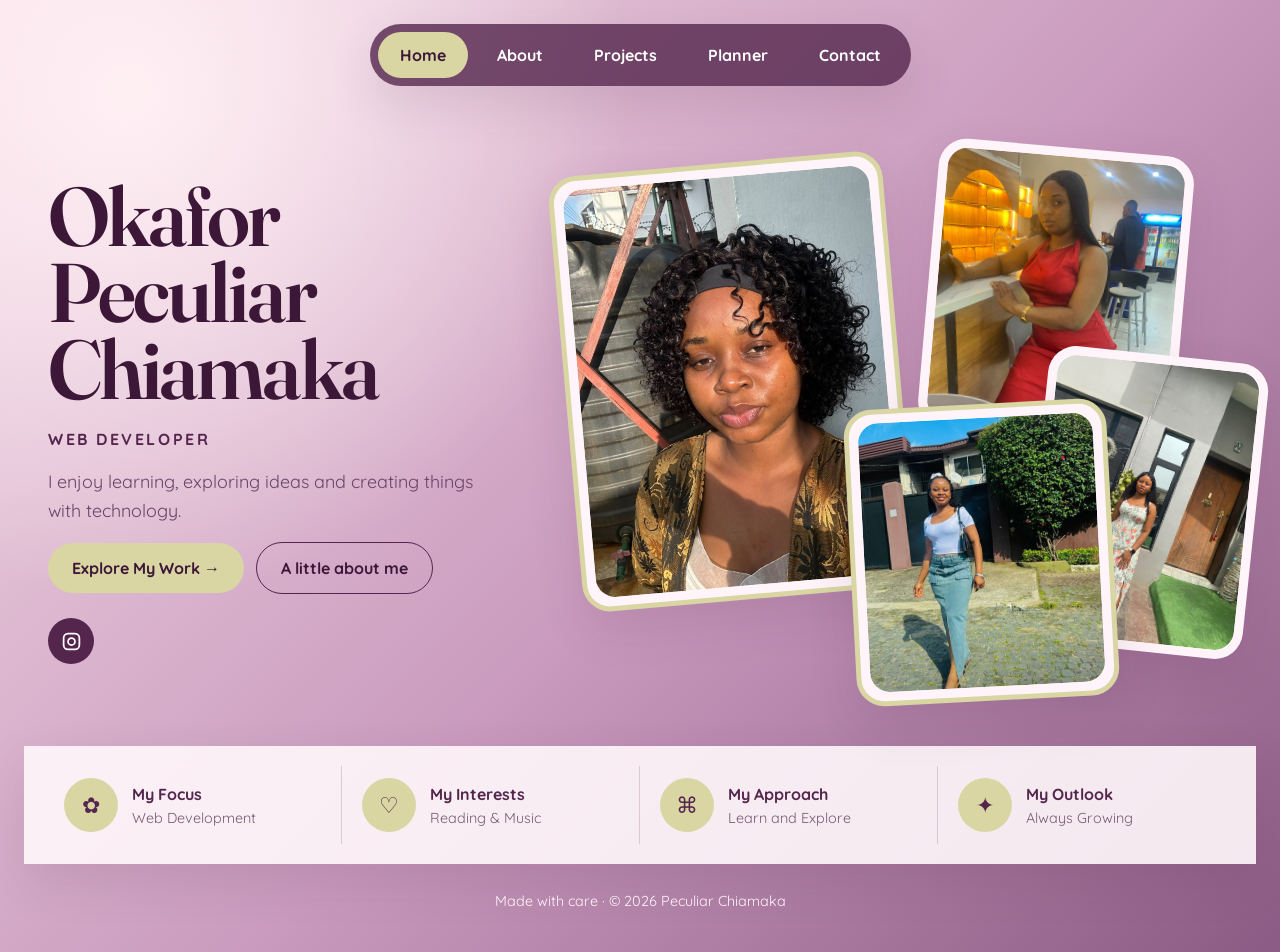
<file: index.html>
<!doctype html>
<html lang="en">
  <head>
    <meta charset="utf-8" />
    <meta name="viewport" content="width=device-width,initial-scale=1" />
    <meta
      name="description"
      content="Portfolio of Okafor Peculiar Chiamaka, web developer."
    />
    <title>Home | Peculiar Chiamaka</title>
    <link rel="icon" href="assets/favicon.svg" type="image/svg+xml" />
    <link rel="stylesheet" href="style.css" />
  </head>
  <body>
    <div class="shell">
      <header class="header">
        <nav class="nav" aria-label="Main navigation">
          <a href="index.html" aria-current="page">Home</a
          ><a href="about.html">About</a><a href="projects.html">Projects</a
          ><a href="academic-planner.html">Planner</a
          ><a href="contact.html">Contact</a>
        </nav>
      </header>
      <main>
        <section class="hero">
          <div class="copy">
            <h1>Okafor<br />Peculiar<br />Chiamaka</h1>
            <p class="role">WEB DEVELOPER</p>
            <p class="lead">
              I enjoy learning, exploring ideas and creating things with
              technology.
            </p>
            <div class="actions">
              <a class="btn" href="projects.html">Explore My Work →</a
              ><a class="btn alt" href="about.html">A little about me</a>
            </div>
            <div class="socials">
              <a
                href="https://www.instagram.com/Okafor_pecky/"
                target="_blank"
                rel="noopener noreferrer"
                aria-label="Instagram"
                ><svg viewBox="0 0 24 24">
                  <rect x="3" y="3" width="18" height="18" rx="5" />
                  <circle cx="12" cy="12" r="4" />
                  <path d="M17.5 6.5h.01" /></svg
              ></a>
            </div>
          </div>
          <div class="collage">
            <div class="photo p1">
              <img src="assets/peculiar-1.jpeg" alt="Peculiar portrait" />
            </div>
            <div class="photo p2">
              <img src="assets/peculiar-2.jpeg" alt="Peculiar in a red dress" />
            </div>
            <div class="photo p3">
              <img
                src="assets/peculiar-4.jpeg"
                alt="Peculiar in a floral dress"
              />
            </div>
            <div class="photo p4">
              <img src="assets/peculiar-3.jpeg" alt="Peculiar outdoors" />
            </div>
          </div>
        </section>
        <section class="facts">
          <div class="fact">
            <div class="icon">✿</div>
            <div><strong>My Focus</strong><span>Web Development</span></div>
          </div>
          <div class="fact">
            <div class="icon">♡</div>
            <div><strong>My Interests</strong><span>Reading & Music</span></div>
          </div>
          <div class="fact">
            <div class="icon">⌘</div>
            <div>
              <strong>My Approach</strong><span>Learn and Explore</span>
            </div>
          </div>
          <div class="fact">
            <div class="icon">✦</div>
            <div><strong>My Outlook</strong><span>Always Growing</span></div>
          </div>
        </section>
      </main>
      <footer class="footer">Made with care · © 2026 Peculiar Chiamaka</footer>
    </div>
    <script src="script.js"></script>
  </body>
</html>
</file>
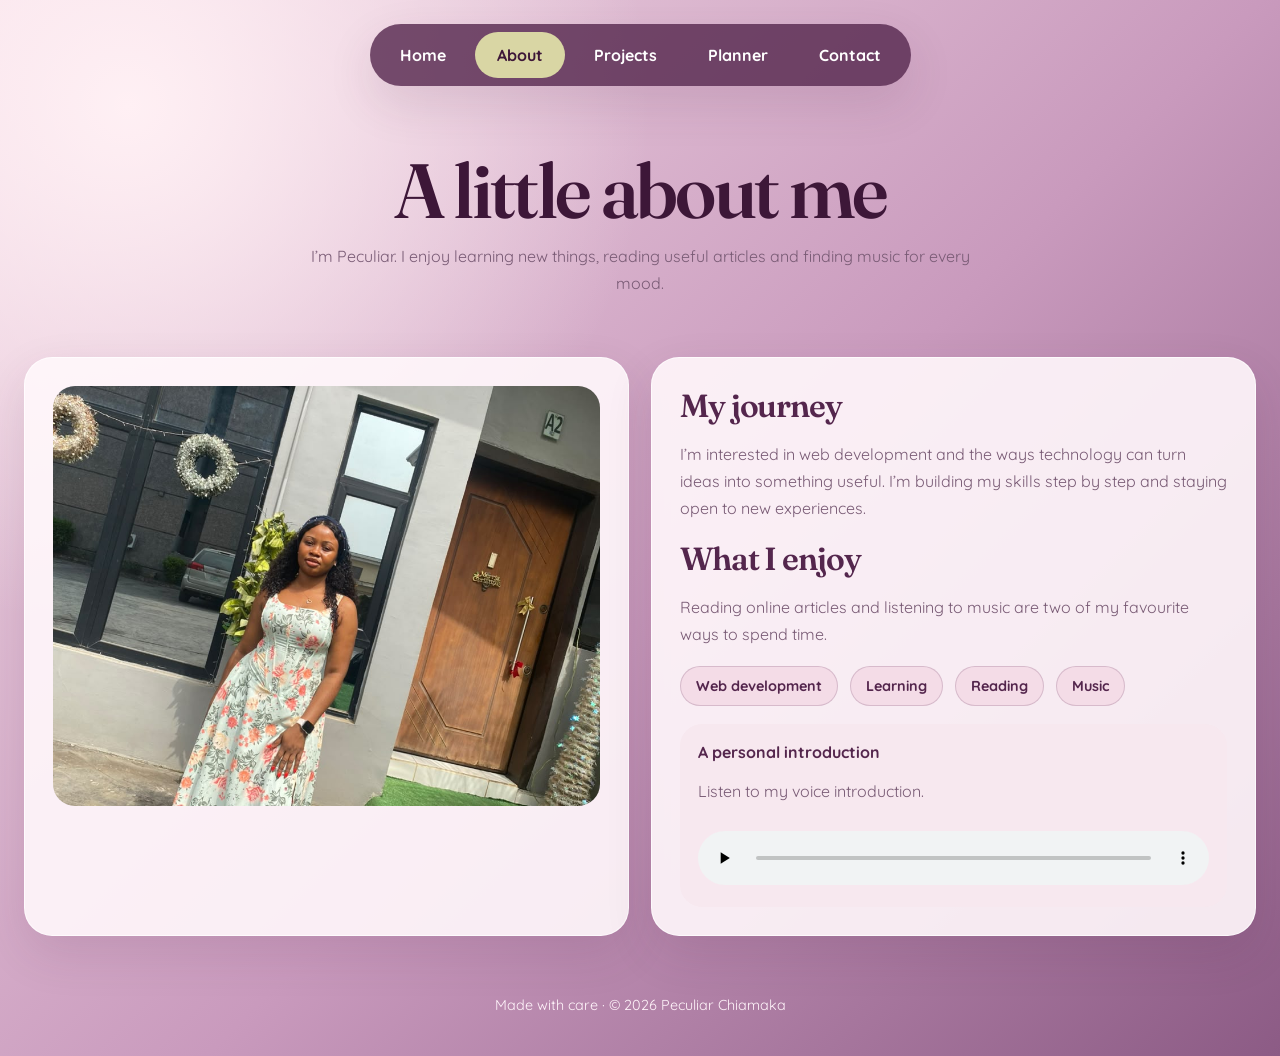
<file: about.html>
<!doctype html>
<html lang="en">
  <head>
    <meta charset="utf-8" />
    <meta name="viewport" content="width=device-width,initial-scale=1" />
    <meta
      name="description"
      content="Portfolio of Okafor Peculiar Chiamaka, web developer."
    />
    <title>About | Peculiar Chiamaka</title>
    <link rel="icon" href="assets/favicon.svg" type="image/svg+xml" />
    <link rel="stylesheet" href="style.css" />
  </head>
  <body>
    <div class="shell">
      <header class="header">
        <nav class="nav" aria-label="Main navigation">
          <a href="index.html">Home</a
          ><a href="about.html" aria-current="page">About</a
          ><a href="projects.html">Projects</a
          ><a href="academic-planner.html">Planner</a
          ><a href="contact.html">Contact</a>
        </nav>
      </header>
      <main>
        <section class="intro">
          <h1>A little about me</h1>
          <p>
            I’m Peculiar. I enjoy learning new things, reading useful articles
            and finding music for every mood.
          </p>
        </section>
        <section class="grid">
          <article class="panel">
            <img
              class="about-img"
              src="assets/peculiar-4.jpeg"
              alt="Peculiar Chiamaka"
            />
          </article>
          <article class="panel">
            <h2>My journey</h2>
            <p>
              I’m interested in web development and the ways technology can turn
              ideas into something useful. I’m building my skills step by step
              and staying open to new experiences.
            </p>
            <h2>What I enjoy</h2>
            <p>
              Reading online articles and listening to music are two of my
              favourite ways to spend time.
            </p>
            <div class="tags">
              <span class="tag">Web development</span
              ><span class="tag">Learning</span><span class="tag">Reading</span
              ><span class="tag">Music</span>
            </div>
            <div class="audio">
              <strong>A personal introduction</strong>
              <p>Listen to my voice introduction.</p>
              <!-- Replace the placeholder with Peculiar's recording, keeping this filename. --><audio
                controls
                preload="none"
              >
                <source
                  src="assets/peculiar-audio.ogg"
                  type="audio/ogg"
                />
                Your browser does not support audio playback.
              </audio>
            </div>
          </article>
        </section>
      </main>
      <footer class="footer">Made with care · © 2026 Peculiar Chiamaka</footer>
    </div>
    <script src="script.js"></script>
  </body>
</html>
</file>
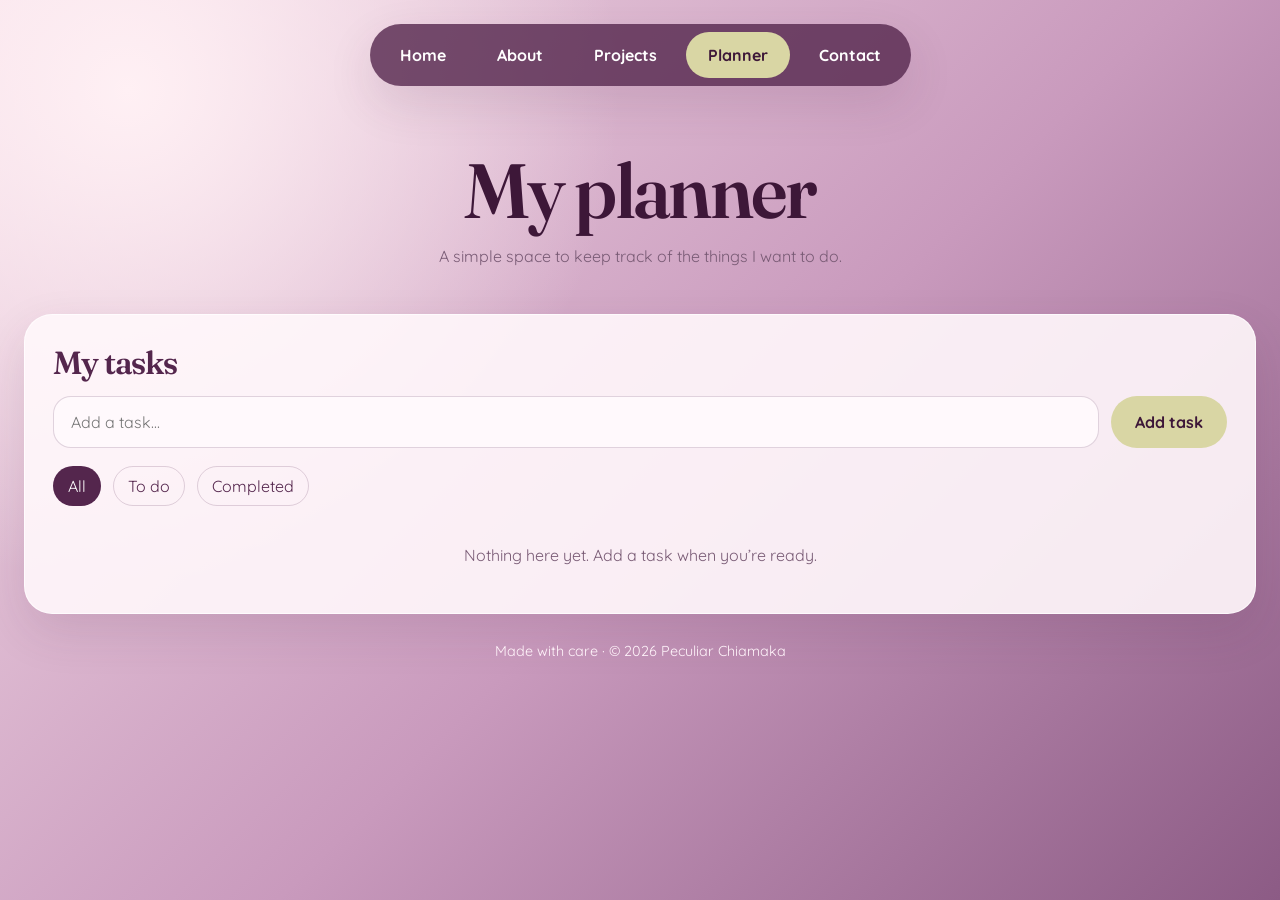
<file: academic-planner.html>
<!doctype html>
<html lang="en">
  <head>
    <meta charset="utf-8" />
    <meta name="viewport" content="width=device-width,initial-scale=1" />
    <meta
      name="description"
      content="Portfolio of Okafor Peculiar Chiamaka, web developer."
    />
    <title>Planner | Peculiar Chiamaka</title>
    <link rel="icon" href="assets/favicon.svg" type="image/svg+xml" />
    <link rel="stylesheet" href="style.css" />
  </head>
  <body>
    <div class="shell">
      <header class="header">
        <nav class="nav" aria-label="Main navigation">
          <a href="index.html">Home</a><a href="about.html">About</a
          ><a href="projects.html">Projects</a
          ><a href="academic-planner.html" aria-current="page">Planner</a
          ><a href="contact.html">Contact</a>
        </nav>
      </header>
      <main>
        <section class="intro">
          <h1>My planner</h1>
          <p>A simple space to keep track of the things I want to do.</p>
        </section>
        <section class="panel">
          <h2>My tasks</h2>
          <form id="taskForm" class="taskform">
            <input
              id="taskInput"
              required
              maxlength="120"
              placeholder="Add a task..."
              aria-label="New task"
            /><button class="btn" type="submit">Add task</button>
          </form>
          <div class="filters">
            <button type="button" class="active" data-filter="all">All</button
            ><button type="button" data-filter="active">To do</button
            ><button type="button" data-filter="done">Completed</button>
          </div>
          <div class="tasks" id="taskList" aria-live="polite"></div>
        </section>
      </main>
      <footer class="footer">Made with care · © 2026 Peculiar Chiamaka</footer>
    </div>
    <script src="script.js"></script>
  </body>
</html>
</file>
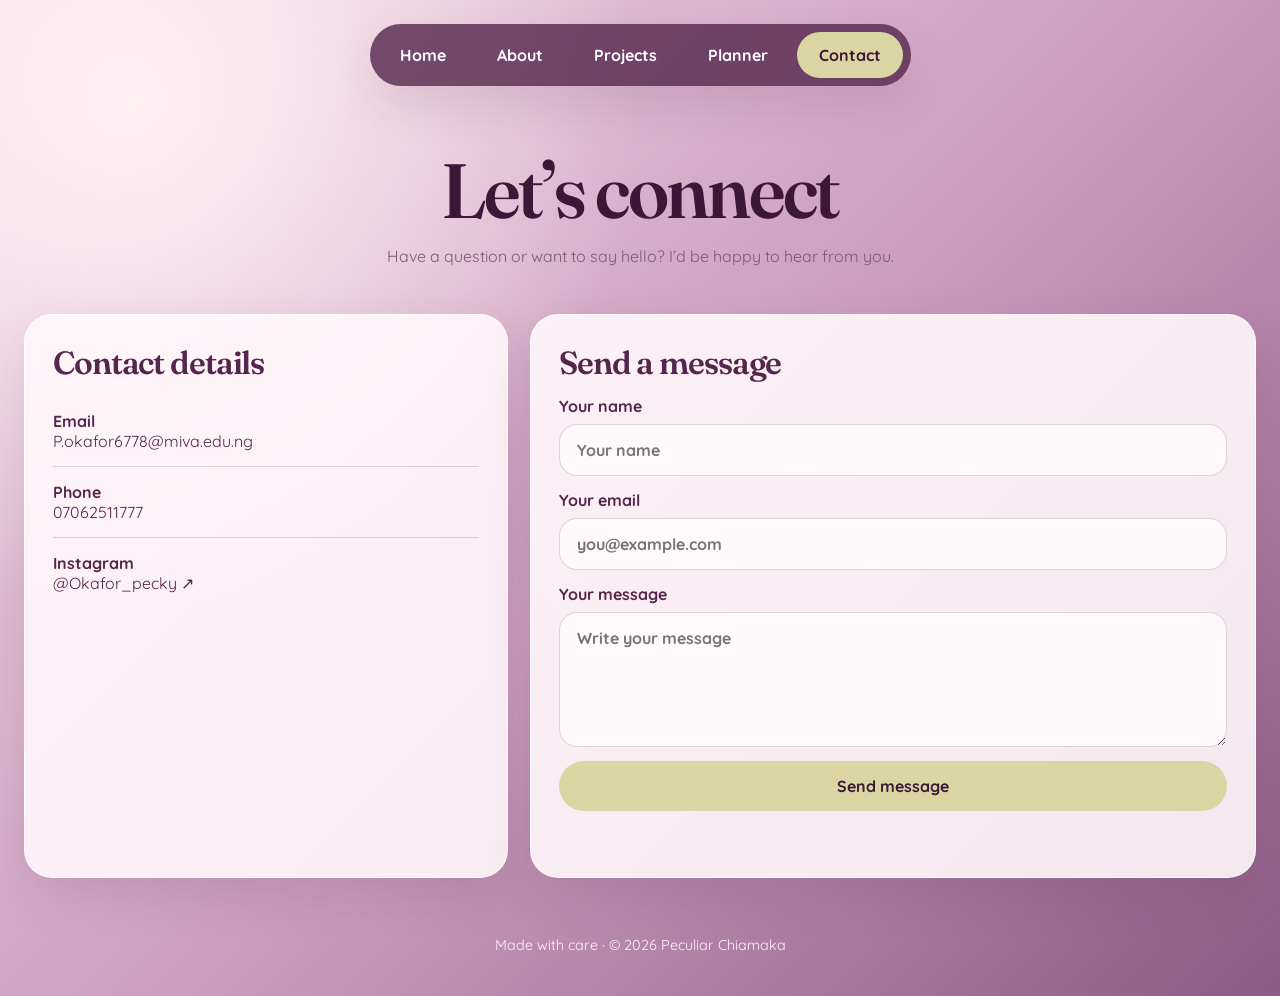
<file: contact.html>
<!doctype html>
<html lang="en">
  <head>
    <meta charset="utf-8" />
    <meta name="viewport" content="width=device-width,initial-scale=1" />
    <meta
      name="description"
      content="Portfolio of Okafor Peculiar Chiamaka, web developer."
    />
    <title>Contact | Peculiar Chiamaka</title>
    <link rel="icon" href="assets/favicon.svg" type="image/svg+xml" />
    <link rel="stylesheet" href="style.css" />
  </head>
  <body>
    <div class="shell">
      <header class="header">
        <nav class="nav" aria-label="Main navigation">
          <a href="index.html">Home</a><a href="about.html">About</a
          ><a href="projects.html">Projects</a
          ><a href="academic-planner.html">Planner</a
          ><a href="contact.html" aria-current="page">Contact</a>
        </nav>
      </header>
      <main>
        <section class="intro">
          <h1>Let’s connect</h1>
          <p>
            Have a question or want to say hello? I’d be happy to hear from you.
          </p>
        </section>
        <section class="contact">
          <article class="panel">
            <h2>Contact details</h2>
            <div class="line">
              <strong>Email</strong><br /><a
                href="mailto:P.okafor6778@miva.edu.ng"
                >P.okafor6778@miva.edu.ng</a
              >
            </div>
            <div class="line">
              <strong>Phone</strong><br /><a href="tel:07062511777"
                >07062511777</a
              >
            </div>
            <div class="line">
              <strong>Instagram</strong><br /><a
                href="https://www.instagram.com/Okafor_pecky/"
                target="_blank"
                rel="noopener noreferrer"
                >@Okafor_pecky ↗</a
              >
            </div>
          </article>
          <article class="panel">
            <h2>Send a message</h2>
            <form id="contactForm" class="fields">
              <label
                >Your name<input
                  name="name"
                  required
                  minlength="2"
                  placeholder="Your name" /></label
              ><label
                >Your email<input
                  name="email"
                  type="email"
                  required
                  placeholder="you@example.com" /></label
              ><label
                >Your message<textarea
                  name="message"
                  required
                  minlength="5"
                  placeholder="Write your message"
                ></textarea></label
              ><button class="btn" type="submit">Send message</button>
              <div
                class="message"
                id="formMessage"
                role="status"
                aria-live="polite"
              ></div>
            </form>
          </article>
        </section>
      </main>
      <footer class="footer">Made with care · © 2026 Peculiar Chiamaka</footer>
    </div>
    <script src="script.js"></script>
  </body>
</html>
</file>
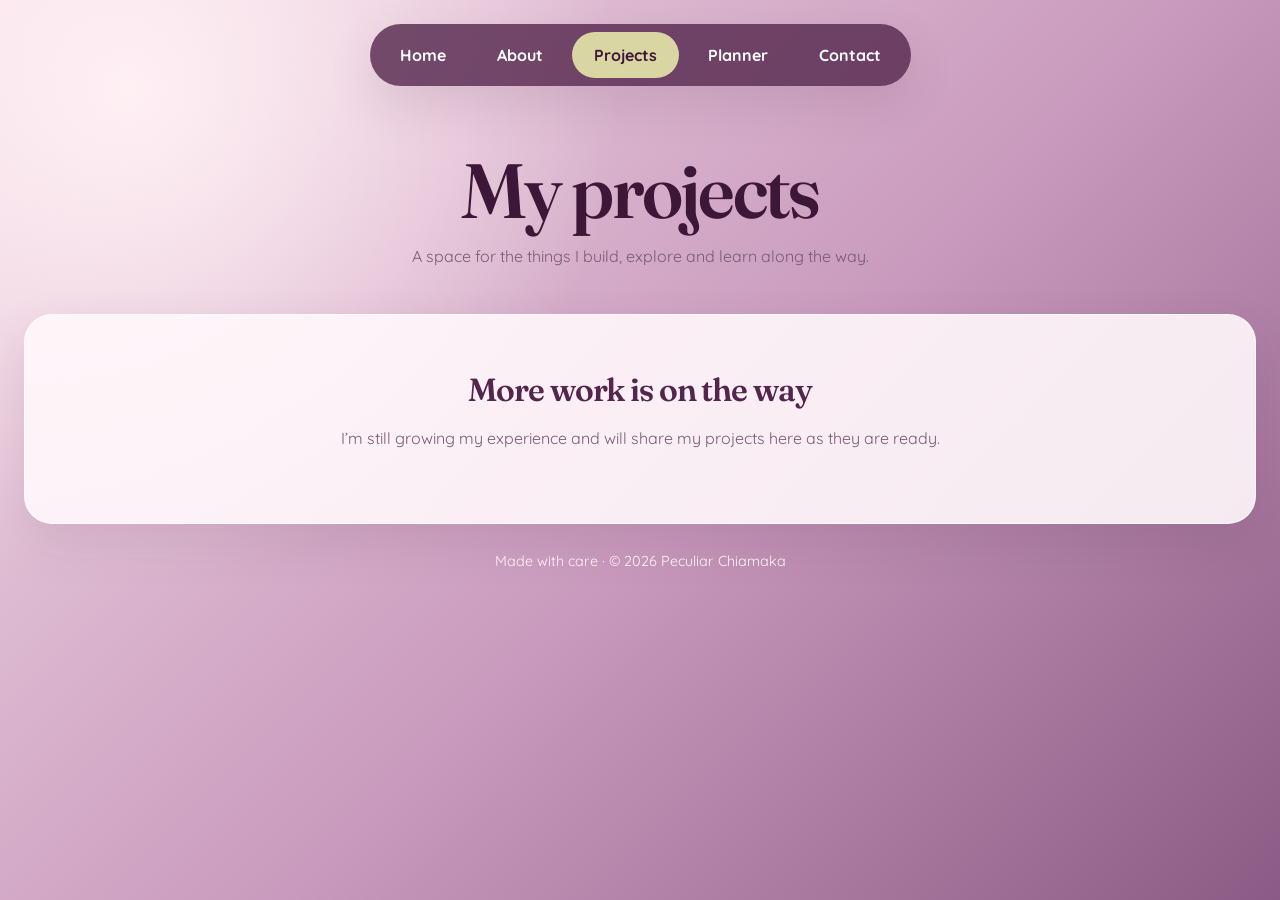
<file: projects.html>
<!doctype html>
<html lang="en">
  <head>
    <meta charset="utf-8" />
    <meta name="viewport" content="width=device-width,initial-scale=1" />
    <meta
      name="description"
      content="Portfolio of Okafor Peculiar Chiamaka, web developer."
    />
    <title>Projects | Peculiar Chiamaka</title>
    <link rel="icon" href="assets/favicon.svg" type="image/svg+xml" />
    <link rel="stylesheet" href="style.css" />
  </head>
  <body>
    <div class="shell">
      <header class="header">
        <nav class="nav" aria-label="Main navigation">
          <a href="index.html">Home</a><a href="about.html">About</a
          ><a href="projects.html" aria-current="page">Projects</a
          ><a href="academic-planner.html">Planner</a
          ><a href="contact.html">Contact</a>
        </nav>
      </header>
      <main>
        <section class="intro">
          <h1>My projects</h1>
          <p>
            A space for the things I build, explore and learn along the way.
          </p>
        </section>
        <section class="panel empty">
          <h2>More work is on the way</h2>
          <p>
            I’m still growing my experience and will share my projects here as
            they are ready.
          </p>
        </section>
      </main>
      <footer class="footer">Made with care · © 2026 Peculiar Chiamaka</footer>
    </div>
    <script src="script.js"></script>
  </body>
</html>
</file>
<file: style.css>
@import url("https://fonts.googleapis.com/css2?family=Fraunces:opsz,wght@9..144,500;9..144,600;9..144,700&family=Quicksand:wght@400;500;600;700&display=swap");
:root {
  --plum: #54264d;
  --deep: #3d1738;
  --mauve: #a86f9b;
  --rose: #f4dce7;
  --sage: #d9d6a4;
  --muted: #795b75;
  --surface: rgba(255, 248, 251, 0.9);
  --line: rgba(84, 38, 77, 0.18);
  --shadow: 0 18px 48px rgba(74, 34, 68, 0.12);
  --r: 28px;
}
* {
  box-sizing: border-box;
}
body {
  margin: 0;
  color: var(--plum);
  font-family: Quicksand, sans-serif;
  background:
    radial-gradient(circle at 10% 10%, #fff0f4, transparent 35%),
    linear-gradient(135deg, #f4dce7, #c99abd 54%, #8c5b85);
  min-height: 100vh;
}
a {
  color: inherit;
  text-decoration: none;
}
button,
input,
textarea {
  font: inherit;
}
button,
a,
input,
textarea,
.panel,
.photo {
  border-radius: var(--r);
}
.shell {
  width: min(1440px, calc(100% - 48px));
  margin: auto;
  padding: 24px 0 36px;
}
.header {
  display: flex;
  justify-content: center;
  margin-bottom: 30px;
}
.nav {
  display: flex;
  gap: 7px;
  padding: 8px;
  background: #54264dcc;
  color: #fff;
  border-radius: 999px;
  box-shadow: var(--shadow);
}
.nav a {
  padding: 13px 22px;
  border-radius: 999px;
  font-weight: 700;
}
.nav a:hover,
.nav a[aria-current="page"] {
  background: var(--sage);
  color: var(--deep);
}
h1,
h2 {
  font-family: Fraunces, serif;
  font-weight: 600;
  letter-spacing: -0.035em;
}
h1 {
  font-size: clamp(3.5rem, 6.5vw, 6.4rem);
  line-height: 0.92;
  color: var(--deep);
  margin: 0 0 22px;
}
.hero {
  display: grid;
  grid-template-columns: 0.82fr 1.18fr;
  align-items: center;
  gap: 25px;
  min-height: 610px;
}
.copy {
  padding: 25px 10px 25px 24px;
}
.role {
  font-weight: 700;
  letter-spacing: 0.16em;
}
.lead {
  font-size: 1.12rem;
  line-height: 1.6;
  max-width: 430px;
  color: #684567;
}
.actions,
.socials,
.tags,
.filters {
  display: flex;
  flex-wrap: wrap;
  gap: 12px;
  align-items: center;
}
.btn {
  display: inline-flex;
  align-items: center;
  justify-content: center;
  padding: 15px 24px;
  background: var(--sage);
  color: var(--deep);
  font-weight: 700;
  border: 0;
  cursor: pointer;
  border-radius: 999px;
}
.btn.alt {
  background: transparent;
  border: 1px solid var(--plum);
}
.socials {
  margin-top: 24px;
}
.socials a {
  width: 46px;
  height: 46px;
  display: grid;
  place-items: center;
  background: var(--plum);
  color: white;
  border-radius: 50%;
}
.socials svg {
  width: 21px;
  stroke: currentColor;
  fill: none;
  stroke-width: 2;
}
.collage {
  position: relative;
  min-height: 560px;
}
.photo {
  position: absolute;
  overflow: hidden;
  padding: 9px;
  background: #fff4f9;
  box-shadow: var(--shadow);
}
.photo img {
  width: 100%;
  height: 100%;
  object-fit: cover;
  display: block;
  border-radius: 20px;
}
.p1 {
  left: 3%;
  top: 4%;
  width: 47%;
  height: 78%;
  transform: rotate(-5deg);
  border: 5px solid var(--sage);
}
.p2 {
  right: 10%;
  top: 1%;
  width: 36%;
  height: 52%;
  transform: rotate(5deg);
}
.p3 {
  right: 0;
  top: 38%;
  width: 31%;
  height: 53%;
  transform: rotate(6deg);
}
.p4 {
  left: 43%;
  bottom: 0;
  width: 37%;
  height: 53%;
  transform: rotate(-3deg);
  border: 5px solid var(--sage);
}
.facts {
  display: grid;
  grid-template-columns: repeat(4, 1fr);
  background: var(--surface);
  padding: 20px;
  margin-top: 20px;
  box-shadow: var(--shadow);
}
.fact {
  display: flex;
  align-items: center;
  gap: 14px;
  padding: 12px 20px;
  border-right: 1px solid var(--line);
}
.fact:last-child {
  border: 0;
}
.icon {
  width: 54px;
  height: 54px;
  display: grid;
  place-items: center;
  background: var(--sage);
  border-radius: 50%;
  font-size: 1.4rem;
}
.fact strong,
.fact span {
  display: block;
}
.fact span {
  font-size: 0.9rem;
  color: var(--muted);
  margin-top: 5px;
}
.intro {
  text-align: center;
  padding: 40px 15px 28px;
}
.intro h1 {
  font-size: clamp(3rem, 6vw, 5rem);
  margin-bottom: 12px;
}
.intro p,
.panel p {
  line-height: 1.7;
  color: var(--muted);
  max-width: 680px;
  margin-left: auto;
  margin-right: auto;
}
.grid {
  display: grid;
  grid-template-columns: 1fr 1fr;
  gap: 22px;
  margin: 16px 0 32px;
}
.panel {
  background: var(--surface);
  padding: 28px;
  box-shadow: var(--shadow);
  border: 1px solid #ffffffb3;
}
.panel h2 {
  font-size: 2rem;
  margin: 0 0 14px;
}
.about-img {
  width: 100%;
  height: 420px;
  object-fit: cover;
  border-radius: 22px;
}
.tags {
  margin-top: 18px;
}
.tag {
  padding: 10px 15px;
  background: var(--rose);
  border: 1px solid var(--line);
  border-radius: 999px;
  font-size: 0.9rem;
  font-weight: 700;
}
.audio {
  padding: 18px;
  background: #f7e8ef;
  border-radius: 22px;
  margin-top: 18px;
}
.audio audio {
  width: 100%;
  margin-top: 10px;
}
.empty {
  text-align: center;
  padding: 55px 24px;
}
.contact {
  display: grid;
  grid-template-columns: 0.8fr 1.2fr;
  gap: 22px;
  margin-bottom: 30px;
}
.line {
  padding: 15px 0;
  border-bottom: 1px solid var(--line);
}
.line:last-child {
  border: 0;
}
form.fields {
  display: grid;
  gap: 14px;
}
label {
  display: grid;
  gap: 8px;
  font-weight: 700;
}
input,
textarea {
  width: 100%;
  padding: 15px 17px;
  border: 1px solid var(--line);
  background: #fff9fc;
  color: var(--plum);
  outline: none;
  border-radius: 18px;
}
textarea {
  min-height: 135px;
  resize: vertical;
}
.message {
  min-height: 24px;
  color: #426c54;
  font-weight: 700;
}
.taskform {
  display: grid;
  grid-template-columns: 1fr auto;
  gap: 12px;
}
.filters {
  margin-top: 18px;
}
.filters button,
.task button {
  border: 1px solid var(--line);
  padding: 9px 14px;
  background: transparent;
  color: var(--plum);
  cursor: pointer;
  border-radius: 999px;
}
.filters button.active {
  background: var(--plum);
  color: white;
}
.tasks {
  display: grid;
  gap: 10px;
  margin-top: 20px;
}
.task {
  display: flex;
  align-items: center;
  gap: 12px;
  padding: 13px;
  background: #fff9fc;
  border-radius: 18px;
}
.task input {
  width: 18px;
  accent-color: var(--plum);
}
.task span {
  flex: 1;
}
.task.done span {
  text-decoration: line-through;
  opacity: 0.55;
}
.footer {
  text-align: center;
  color: #fff4fa;
  padding: 28px 10px 6px;
  font-size: 0.9rem;
}
@media (max-width: 900px) {
  .hero {
    grid-template-columns: 1fr;
  }
  .copy {
    padding: 18px 10px;
  }
  .collage {
    min-height: 530px;
  }
  .facts {
    grid-template-columns: 1fr 1fr;
  }
  .fact:nth-child(2) {
    border-right: 0;
  }
  .fact:nth-child(-n + 2) {
    border-bottom: 1px solid var(--line);
  }
  .contact {
    grid-template-columns: 1fr;
  }
}
@media (max-width: 620px) {
  .shell {
    width: calc(100% - 26px);
    padding-top: 14px;
  }
  .header {
    margin-bottom: 18px;
  }
  .nav {
    width: 100%;
    overflow-x: auto;
    gap: 2px;
    padding: 6px;
  }
  .nav a {
    padding: 11px 13px;
    white-space: nowrap;
    font-size: 0.85rem;
  }
  .hero {
    min-height: 0;
  }
  h1 {
    font-size: clamp(3.2rem, 15vw, 5rem);
  }
  .collage {
    min-height: 410px;
  }
  .facts {
    grid-template-columns: 1fr;
    padding: 12px;
  }
  .fact,
  .fact:nth-child(2) {
    border-right: 0;
    border-bottom: 1px solid var(--line);
    padding: 13px 8px;
  }
  .fact:last-child {
    border: 0;
  }
  .grid {
    grid-template-columns: 1fr;
  }
  .panel {
    padding: 22px;
  }
  .intro {
    padding: 32px 8px 20px;
  }
  .taskform {
    grid-template-columns: 1fr;
  }
}
</file>
